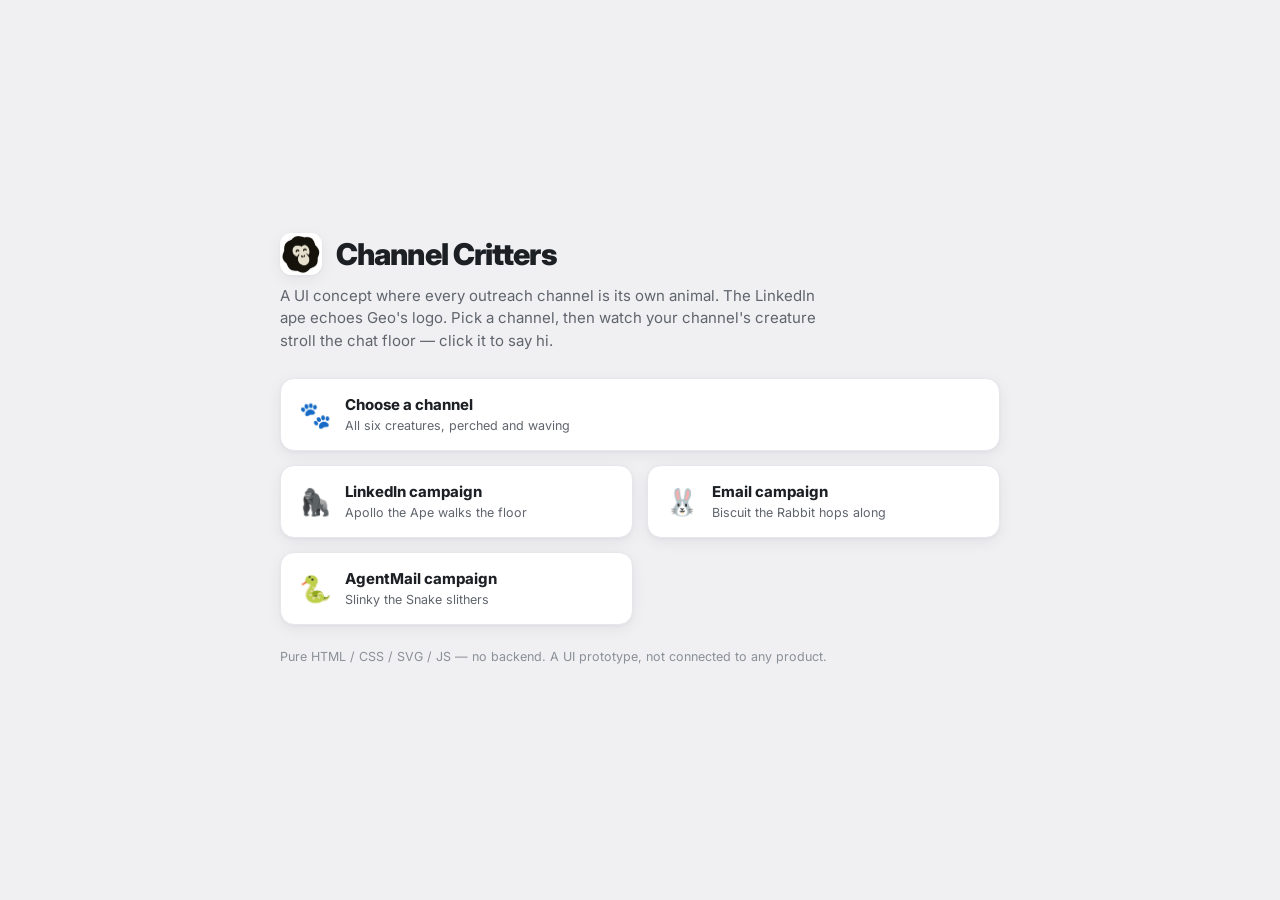
<file: index.html>
<!DOCTYPE html>
<html lang="en">
<head>
<meta charset="UTF-8"><meta name="viewport" content="width=device-width,initial-scale=1">
<title>Geodo Critters — demo</title>
<link rel="icon" href="assets/geodo-logo.png">
<link rel="preconnect" href="https://fonts.googleapis.com"><link rel="preconnect" href="https://fonts.gstatic.com" crossorigin>
<link href="https://fonts.googleapis.com/css2?family=Inter:wght@400;500;600;700;800;900&display=swap" rel="stylesheet">
<link rel="stylesheet" href="app.css">
<style>
  body{display:flex;align-items:center;justify-content:center;min-height:100vh;padding:40px 20px}
  .hub{max-width:720px;width:100%}
  .hub-head{display:flex;align-items:center;gap:14px;margin-bottom:6px}
  .hub-logo{width:42px;height:42px;border-radius:11px;overflow:hidden;background:#fff;box-shadow:var(--shadow)}
  .hub-logo img{width:100%;height:100%;object-fit:contain}
  .hub h1{font-size:30px;font-weight:850;letter-spacing:-.03em}
  .hub .lede{color:var(--ink-2);font-size:15px;line-height:1.5;margin:10px 0 26px;max-width:560px}
  .links{display:grid;grid-template-columns:1fr 1fr;gap:14px}
  .lcard{display:flex;align-items:center;gap:14px;background:#fff;border:1px solid var(--border);border-radius:14px;
    padding:16px 18px;box-shadow:var(--shadow);transition:transform .16s,box-shadow .16s}
  .lcard:hover{transform:translateY(-3px);box-shadow:var(--shadow-h)}
  .lcard .em{font-size:26px}
  .lcard b{font-size:15px;font-weight:750;display:block}
  .lcard span{font-size:12.5px;color:var(--ink-2)}
  .full{grid-column:1/-1}
  .note{margin-top:22px;font-size:12.5px;color:var(--ink-3);line-height:1.6}
</style>
</head>
<body>
  <div class="hub">
    <div class="hub-head">
      <div class="hub-logo"><img src="assets/geodo-logo.png" alt="Geo"></div>
      <h1>Channel Critters</h1>
    </div>
    <p class="lede">A UI concept where every outreach channel is its own animal. The LinkedIn ape echoes Geo's logo. Pick a channel, then watch your channel's creature stroll the chat floor — click it to say hi.</p>
    <div class="links">
      <a class="lcard full" href="channels.html"><span class="em">🐾</span><div><b>Choose a channel</b><span>All six creatures, perched and waving</span></div></a>
      <a class="lcard" href="campaign-linkedin.html"><span class="em">🦍</span><div><b>LinkedIn campaign</b><span>Apollo the Ape walks the floor</span></div></a>
      <a class="lcard" href="campaign-email.html"><span class="em">🐰</span><div><b>Email campaign</b><span>Biscuit the Rabbit hops along</span></div></a>
      <a class="lcard" href="campaign-agentmail.html"><span class="em">🐍</span><div><b>AgentMail campaign</b><span>Slinky the Snake slithers</span></div></a>
    </div>
    <p class="note">Pure HTML / CSS / SVG / JS — no backend. A UI prototype, not connected to any product.</p>
  </div>
</body>
</html>
</file>
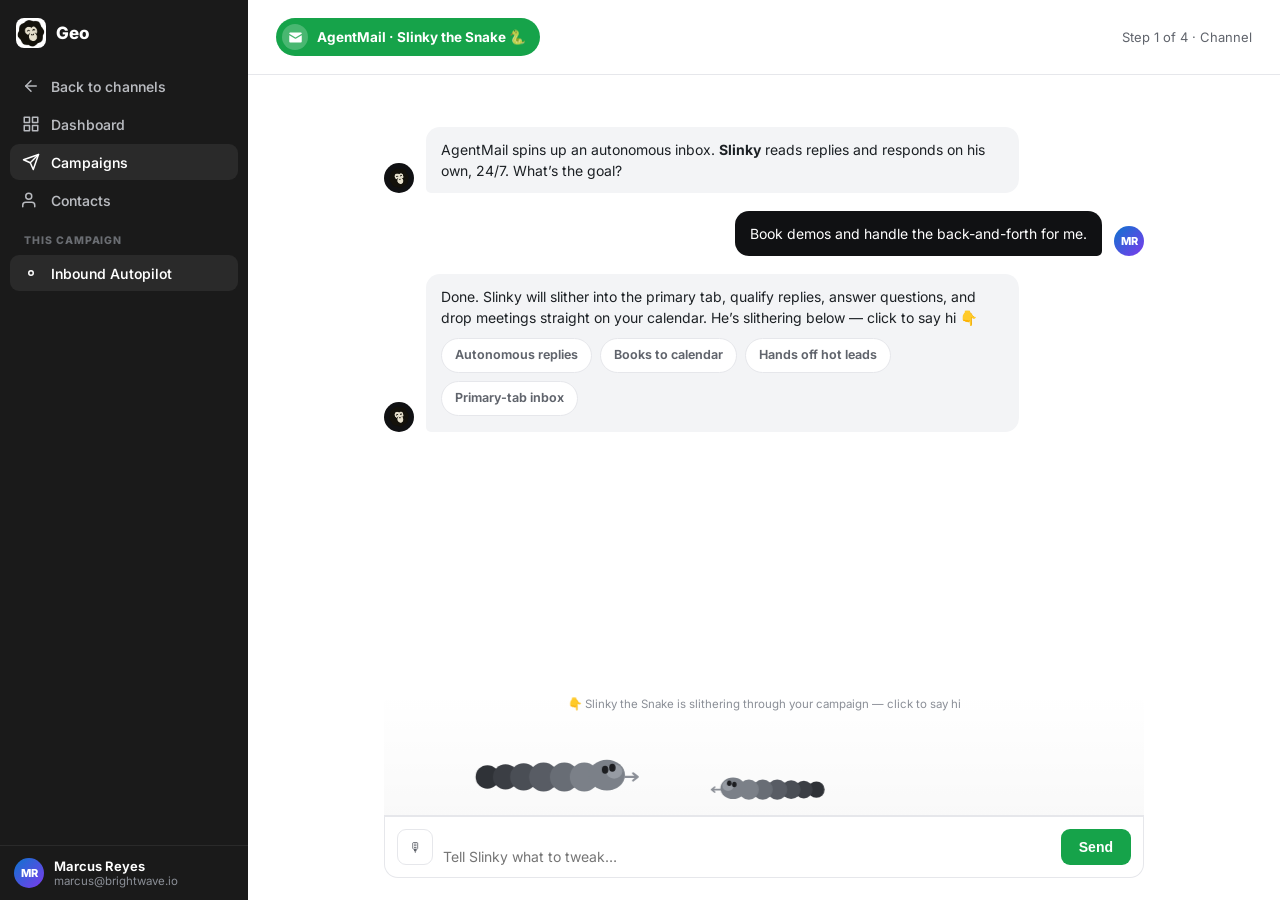
<file: campaign-agentmail.html>
<!DOCTYPE html>
<html lang="en">
<head>
<meta charset="UTF-8"><meta name="viewport" content="width=device-width,initial-scale=1">
<title>AgentMail campaign — Geodo</title>
<link rel="icon" href="assets/geodo-logo.png">
<link rel="preconnect" href="https://fonts.googleapis.com"><link rel="preconnect" href="https://fonts.gstatic.com" crossorigin>
<link href="https://fonts.googleapis.com/css2?family=Inter:wght@400;500;600;700;800;900&display=swap" rel="stylesheet">
<link rel="stylesheet" href="app.css">
</head>
<body data-channel="agentmail">
<div class="app">
  <aside class="sidebar">
    <div class="sb-top"><div class="sb-logo"><img src="assets/geodo-logo.png" alt="Geo"></div><div class="sb-brand">Geo</div></div>
    <nav class="sb-nav">
      <a class="sb-link" href="channels.html"><svg viewBox="0 0 24 24"><line x1="19" y1="12" x2="5" y2="12"/><polyline points="12 19 5 12 12 5"/></svg>Back to channels</a>
      <div class="sb-link"><svg viewBox="0 0 24 24"><rect x="3" y="3" width="7" height="7"/><rect x="14" y="3" width="7" height="7"/><rect x="14" y="14" width="7" height="7"/><rect x="3" y="14" width="7" height="7"/></svg>Dashboard</div>
      <div class="sb-link active"><svg viewBox="0 0 24 24"><line x1="22" y1="2" x2="11" y2="13"/><polygon points="22 2 15 22 11 13 2 9 22 2"/></svg>Campaigns</div>
      <div class="sb-link"><svg viewBox="0 0 24 24"><path d="M17 21v-2a4 4 0 0 0-4-4H5a4 4 0 0 0-4 4v2"/><circle cx="9" cy="7" r="4"/></svg>Contacts</div>
      <div class="sb-sec">This campaign</div>
      <div class="sb-link active"><svg viewBox="0 0 24 24"><circle cx="12" cy="12" r="3"/></svg>Inbound Autopilot</div>
    </nav>
    <div class="sb-bottom"><div class="sb-av">MR</div><div class="sb-user"><b>Marcus Reyes</b><span>marcus@brightwave.io</span></div></div>
  </aside>

  <main class="main">
    <div class="topbar">
      <span class="chan-pill" id="pill"><span class="dot"><svg viewBox="0 0 24 24"><path d="M2 5.5A1.5 1.5 0 0 1 3.5 4h17A1.5 1.5 0 0 1 22 5.5v.4l-10 6.1L2 5.9v-.4zM2 8.2V18.5A1.5 1.5 0 0 0 3.5 20h17a1.5 1.5 0 0 0 1.5-1.5V8.2l-9.48 5.78a1 1 0 0 1-1.04 0z"/></svg></span>AgentMail · Slinky the Snake 🐍</span>
      <div class="sub" style="margin-left:auto">Step 1 of 4 · Channel</div>
    </div>

    <div class="content" style="display:flex;flex-direction:column;padding-bottom:0">
      <div class="builder">
        <div class="chat" id="chat">
          <div class="msg geo"><div class="who"><img src="assets/geodo-logo.png"></div><div class="bubble">AgentMail spins up an autonomous inbox. <b>Slinky</b> reads replies and responds on his own, 24/7. What’s the goal?</div></div>
          <div class="msg me"><div class="who">MR</div><div class="bubble">Book demos and handle the back-and-forth for me.</div></div>
          <div class="msg geo"><div class="who"><img src="assets/geodo-logo.png"></div><div class="bubble">Done. Slinky will slither into the primary tab, qualify replies, answer questions, and drop meetings straight on your calendar. He’s slithering below — click to say hi 👇
            <div class="chips"><span class="chip">Autonomous replies</span><span class="chip">Books to calendar</span><span class="chip">Hands off hot leads</span><span class="chip">Primary-tab inbox</span></div>
          </div></div>
        </div>

        <div class="floor-wrap">
          <div class="critter-floor" id="floor"><div class="floor-hint">👇 Slinky the Snake is slithering through your campaign — click to say hi</div></div>
        </div>
        <div class="composer">
          <button class="mic">🎙</button>
          <textarea rows="1" placeholder="Tell Slinky what to tweak…"></textarea>
          <button class="send" id="send">Send</button>
        </div>
      </div>
    </div>
  </main>
</div>

<script src="critters.js?v=2"></script>
<script src="page-init.js?v=2"></script>
</body>
</html>
</file>
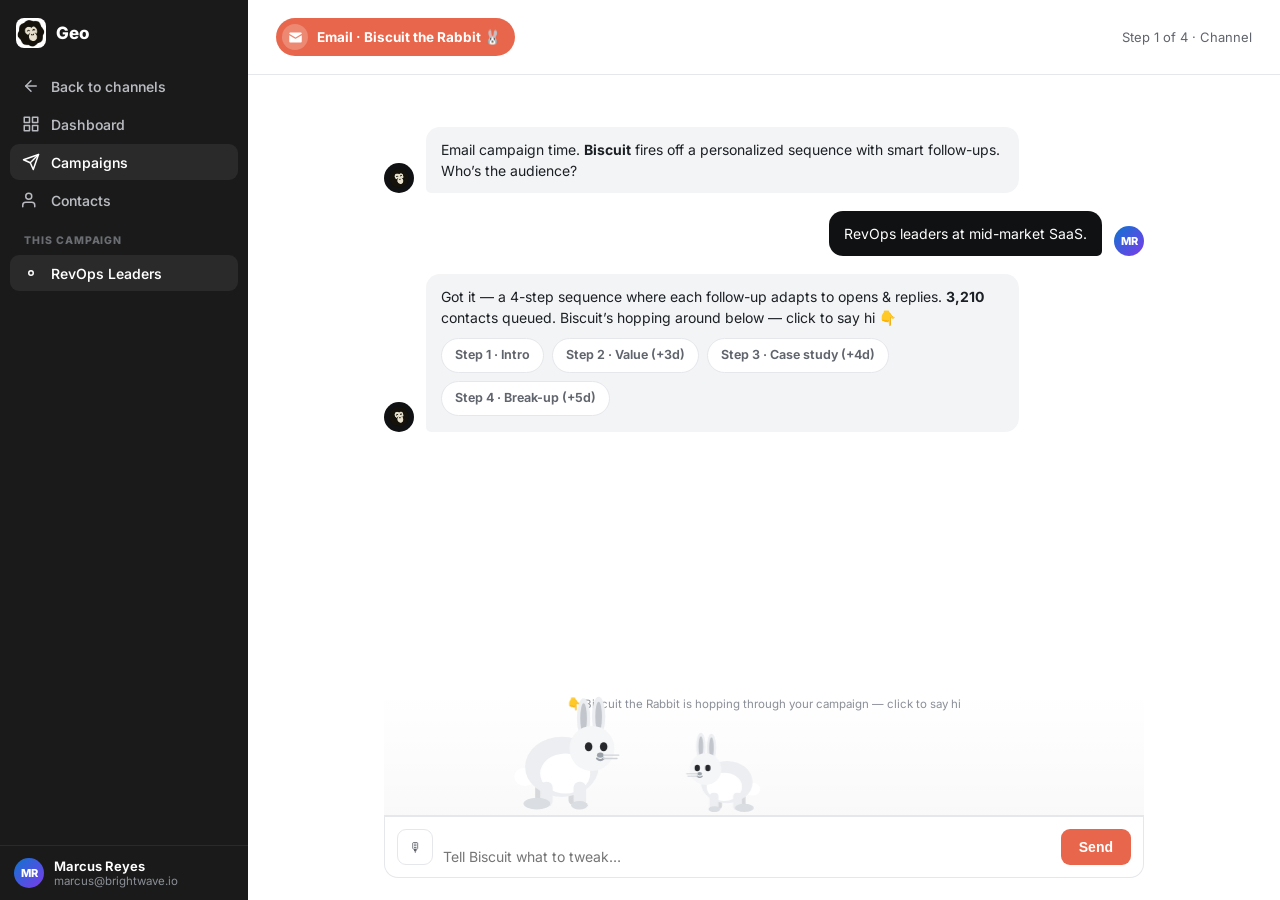
<file: campaign-email.html>
<!DOCTYPE html>
<html lang="en">
<head>
<meta charset="UTF-8"><meta name="viewport" content="width=device-width,initial-scale=1">
<title>Email campaign — Geodo</title>
<link rel="icon" href="assets/geodo-logo.png">
<link rel="preconnect" href="https://fonts.googleapis.com"><link rel="preconnect" href="https://fonts.gstatic.com" crossorigin>
<link href="https://fonts.googleapis.com/css2?family=Inter:wght@400;500;600;700;800;900&display=swap" rel="stylesheet">
<link rel="stylesheet" href="app.css">
</head>
<body data-channel="email">
<div class="app">
  <aside class="sidebar">
    <div class="sb-top"><div class="sb-logo"><img src="assets/geodo-logo.png" alt="Geo"></div><div class="sb-brand">Geo</div></div>
    <nav class="sb-nav">
      <a class="sb-link" href="channels.html"><svg viewBox="0 0 24 24"><line x1="19" y1="12" x2="5" y2="12"/><polyline points="12 19 5 12 12 5"/></svg>Back to channels</a>
      <div class="sb-link"><svg viewBox="0 0 24 24"><rect x="3" y="3" width="7" height="7"/><rect x="14" y="3" width="7" height="7"/><rect x="14" y="14" width="7" height="7"/><rect x="3" y="14" width="7" height="7"/></svg>Dashboard</div>
      <div class="sb-link active"><svg viewBox="0 0 24 24"><line x1="22" y1="2" x2="11" y2="13"/><polygon points="22 2 15 22 11 13 2 9 22 2"/></svg>Campaigns</div>
      <div class="sb-link"><svg viewBox="0 0 24 24"><path d="M17 21v-2a4 4 0 0 0-4-4H5a4 4 0 0 0-4 4v2"/><circle cx="9" cy="7" r="4"/></svg>Contacts</div>
      <div class="sb-sec">This campaign</div>
      <div class="sb-link active"><svg viewBox="0 0 24 24"><circle cx="12" cy="12" r="3"/></svg>RevOps Leaders</div>
    </nav>
    <div class="sb-bottom"><div class="sb-av">MR</div><div class="sb-user"><b>Marcus Reyes</b><span>marcus@brightwave.io</span></div></div>
  </aside>

  <main class="main">
    <div class="topbar">
      <span class="chan-pill" id="pill"><span class="dot"><svg viewBox="0 0 24 24"><path d="M2 5.5A1.5 1.5 0 0 1 3.5 4h17A1.5 1.5 0 0 1 22 5.5v.4l-10 6.1L2 5.9v-.4zM2 8.2V18.5A1.5 1.5 0 0 0 3.5 20h17a1.5 1.5 0 0 0 1.5-1.5V8.2l-9.48 5.78a1 1 0 0 1-1.04 0z"/></svg></span>Email · Biscuit the Rabbit 🐰</span>
      <div class="sub" style="margin-left:auto">Step 1 of 4 · Channel</div>
    </div>

    <div class="content" style="display:flex;flex-direction:column;padding-bottom:0">
      <div class="builder">
        <div class="chat" id="chat">
          <div class="msg geo"><div class="who"><img src="assets/geodo-logo.png"></div><div class="bubble">Email campaign time. <b>Biscuit</b> fires off a personalized sequence with smart follow-ups. Who’s the audience?</div></div>
          <div class="msg me"><div class="who">MR</div><div class="bubble">RevOps leaders at mid-market SaaS.</div></div>
          <div class="msg geo"><div class="who"><img src="assets/geodo-logo.png"></div><div class="bubble">Got it — a 4-step sequence where each follow-up adapts to opens &amp; replies. <b>3,210</b> contacts queued. Biscuit’s hopping around below — click to say hi 👇
            <div class="chips"><span class="chip">Step 1 · Intro</span><span class="chip">Step 2 · Value (+3d)</span><span class="chip">Step 3 · Case study (+4d)</span><span class="chip">Step 4 · Break-up (+5d)</span></div>
          </div></div>
        </div>

        <div class="floor-wrap">
          <div class="critter-floor" id="floor"><div class="floor-hint">👇 Biscuit the Rabbit is hopping through your campaign — click to say hi</div></div>
        </div>
        <div class="composer">
          <button class="mic">🎙</button>
          <textarea rows="1" placeholder="Tell Biscuit what to tweak…"></textarea>
          <button class="send" id="send">Send</button>
        </div>
      </div>
    </div>
  </main>
</div>

<script src="critters.js?v=2"></script>
<script src="page-init.js?v=2"></script>
</body>
</html>
</file>
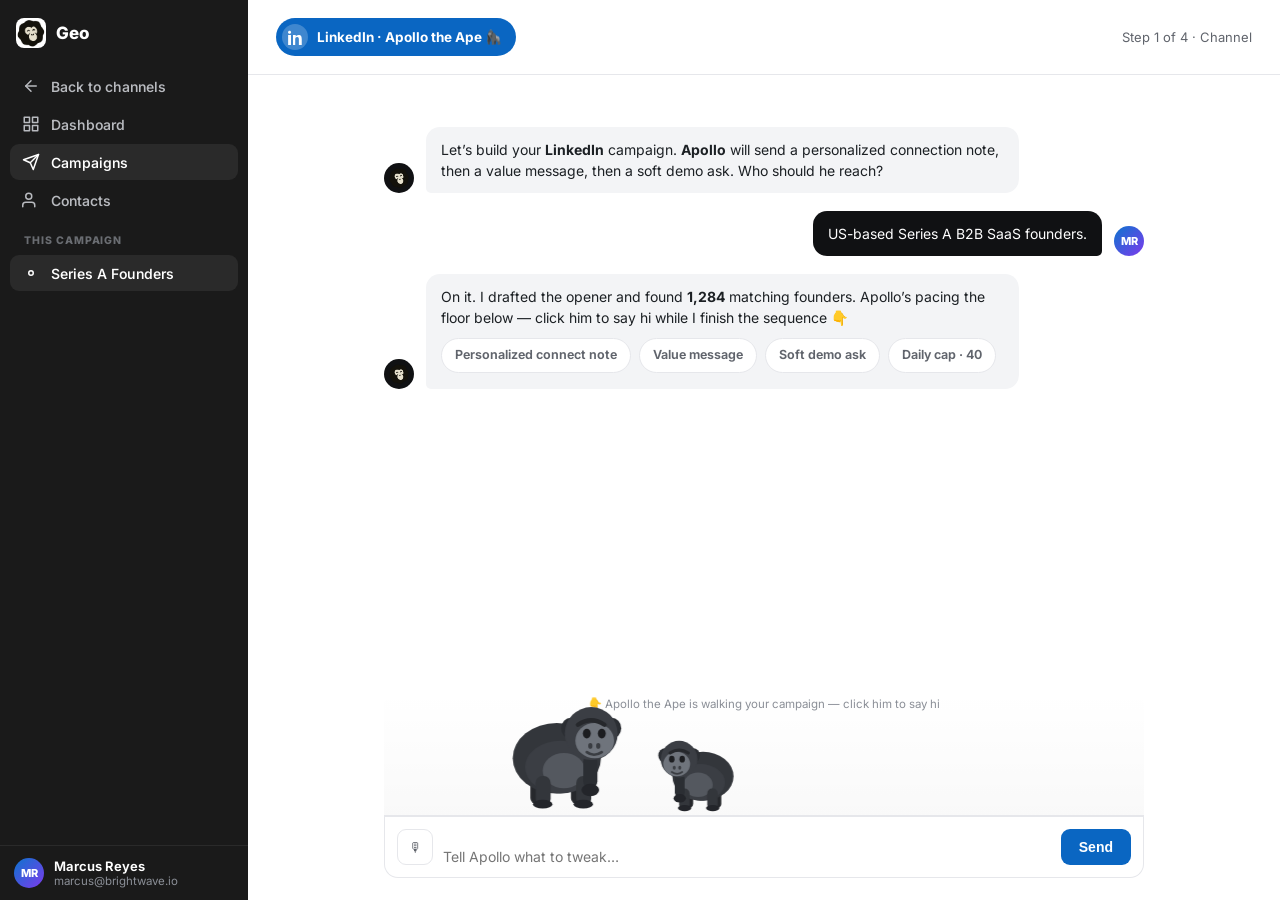
<file: campaign-linkedin.html>
<!DOCTYPE html>
<html lang="en">
<head>
<meta charset="UTF-8"><meta name="viewport" content="width=device-width,initial-scale=1">
<title>LinkedIn campaign — Geodo</title>
<link rel="icon" href="assets/geodo-logo.png">
<link rel="preconnect" href="https://fonts.googleapis.com"><link rel="preconnect" href="https://fonts.gstatic.com" crossorigin>
<link href="https://fonts.googleapis.com/css2?family=Inter:wght@400;500;600;700;800;900&display=swap" rel="stylesheet">
<link rel="stylesheet" href="app.css">
</head>
<body data-channel="linkedin">
<div class="app">
  <aside class="sidebar">
    <div class="sb-top"><div class="sb-logo"><img src="assets/geodo-logo.png" alt="Geo"></div><div class="sb-brand">Geo</div></div>
    <nav class="sb-nav">
      <a class="sb-link" href="channels.html"><svg viewBox="0 0 24 24"><line x1="19" y1="12" x2="5" y2="12"/><polyline points="12 19 5 12 12 5"/></svg>Back to channels</a>
      <div class="sb-link"><svg viewBox="0 0 24 24"><rect x="3" y="3" width="7" height="7"/><rect x="14" y="3" width="7" height="7"/><rect x="14" y="14" width="7" height="7"/><rect x="3" y="14" width="7" height="7"/></svg>Dashboard</div>
      <div class="sb-link active"><svg viewBox="0 0 24 24"><line x1="22" y1="2" x2="11" y2="13"/><polygon points="22 2 15 22 11 13 2 9 22 2"/></svg>Campaigns</div>
      <div class="sb-link"><svg viewBox="0 0 24 24"><path d="M17 21v-2a4 4 0 0 0-4-4H5a4 4 0 0 0-4 4v2"/><circle cx="9" cy="7" r="4"/></svg>Contacts</div>
      <div class="sb-sec">This campaign</div>
      <div class="sb-link active"><svg viewBox="0 0 24 24"><circle cx="12" cy="12" r="3"/></svg>Series A Founders</div>
    </nav>
    <div class="sb-bottom"><div class="sb-av">MR</div><div class="sb-user"><b>Marcus Reyes</b><span>marcus@brightwave.io</span></div></div>
  </aside>

  <main class="main">
    <div class="topbar">
      <span class="chan-pill" id="pill"><span class="dot"><svg viewBox="0 0 24 24"><path d="M4.98 3.5C4.98 4.88 3.87 6 2.5 6S0 4.88 0 3.5 1.12 1 2.5 1s2.48 1.12 2.48 2.5zM.2 8h4.6v16H.2zM8 8h4.4v2.2h.06c.62-1.16 2.13-2.4 4.39-2.4 4.7 0 5.15 3.04 5.15 7v9.2H17.4v-8.16c0-1.95-.04-4.45-2.72-4.45-2.72 0-3.14 2.12-3.14 4.31V24H8z"/></svg></span>LinkedIn · Apollo the Ape 🦍</span>
      <div class="sub" style="margin-left:auto">Step 1 of 4 · Channel</div>
    </div>

    <div class="content" style="display:flex;flex-direction:column;padding-bottom:0">
      <div class="builder">
        <div class="chat" id="chat">
          <div class="msg geo"><div class="who"><img src="assets/geodo-logo.png"></div><div class="bubble">Let’s build your <b>LinkedIn</b> campaign. <b>Apollo</b> will send a personalized connection note, then a value message, then a soft demo ask. Who should he reach?</div></div>
          <div class="msg me"><div class="who">MR</div><div class="bubble">US-based Series A B2B SaaS founders.</div></div>
          <div class="msg geo"><div class="who"><img src="assets/geodo-logo.png"></div><div class="bubble">On it. I drafted the opener and found <b>1,284</b> matching founders. Apollo’s pacing the floor below — click him to say hi while I finish the sequence 👇
            <div class="chips"><span class="chip">Personalized connect note</span><span class="chip">Value message</span><span class="chip">Soft demo ask</span><span class="chip">Daily cap · 40</span></div>
          </div></div>
        </div>

        <div class="floor-wrap">
          <div class="critter-floor" id="floor"><div class="floor-hint">👇 Apollo the Ape is walking your campaign — click him to say hi</div></div>
        </div>
        <div class="composer">
          <button class="mic">🎙</button>
          <textarea rows="1" placeholder="Tell Apollo what to tweak…"></textarea>
          <button class="send" id="send">Send</button>
        </div>
      </div>
    </div>
  </main>
</div>

<script src="critters.js?v=2"></script>
<script src="page-init.js?v=2"></script>
</body>
</html>
</file>
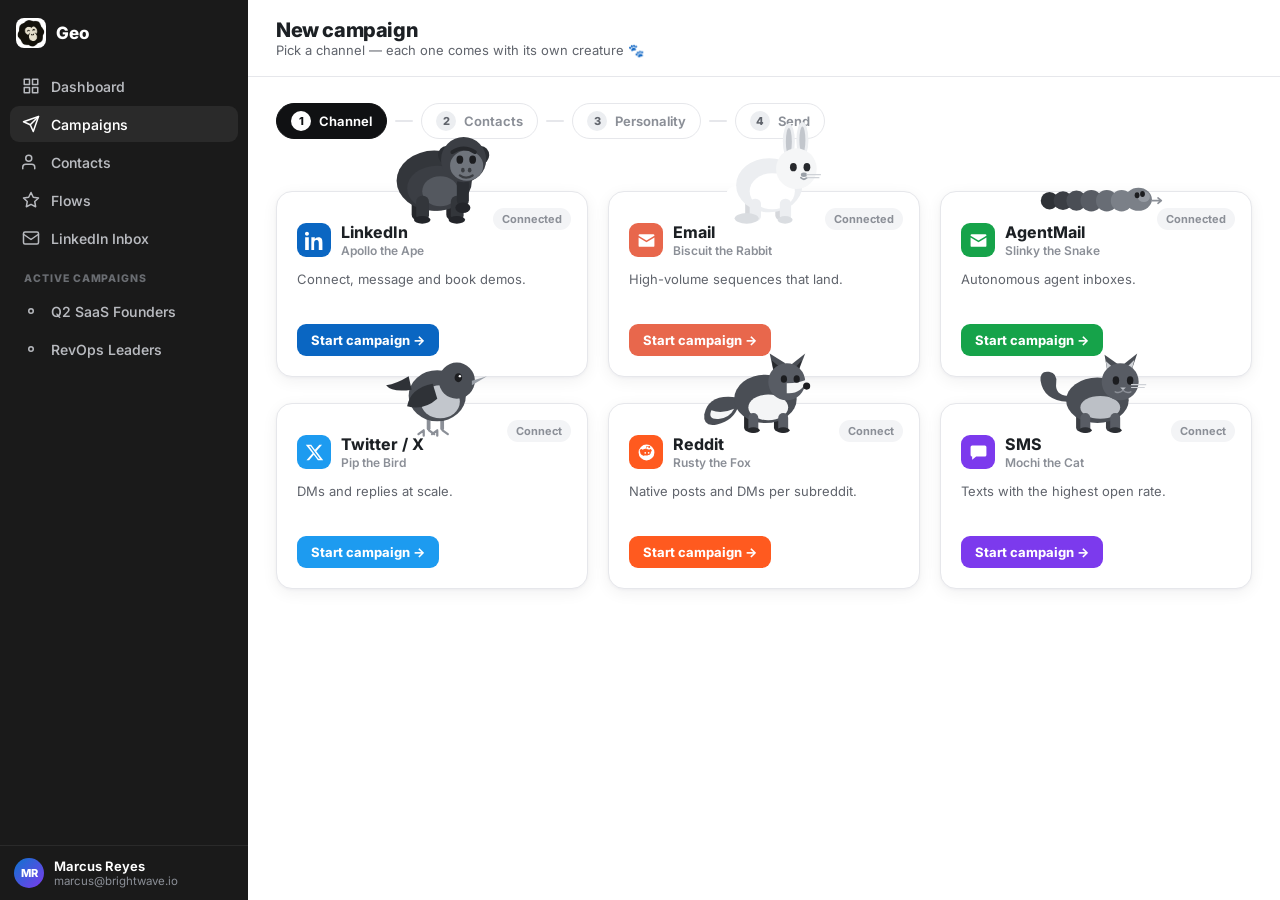
<file: channels.html>
<!DOCTYPE html>
<html lang="en">
<head>
<meta charset="UTF-8"><meta name="viewport" content="width=device-width,initial-scale=1">
<title>New campaign · Choose a channel — Geodo</title>
<link rel="icon" href="assets/geodo-logo.png">
<link rel="preconnect" href="https://fonts.googleapis.com"><link rel="preconnect" href="https://fonts.gstatic.com" crossorigin>
<link href="https://fonts.googleapis.com/css2?family=Inter:wght@400;500;600;700;800;900&display=swap" rel="stylesheet">
<link rel="stylesheet" href="app.css">
</head>
<body data-mode="channels">
<div class="app">
  <aside class="sidebar">
    <div class="sb-top"><div class="sb-logo"><img src="assets/geodo-logo.png" alt="Geo"></div><div class="sb-brand">Geo</div></div>
    <nav class="sb-nav">
      <div class="sb-link"><svg viewBox="0 0 24 24"><rect x="3" y="3" width="7" height="7"/><rect x="14" y="3" width="7" height="7"/><rect x="14" y="14" width="7" height="7"/><rect x="3" y="14" width="7" height="7"/></svg>Dashboard</div>
      <div class="sb-link active"><svg viewBox="0 0 24 24"><line x1="22" y1="2" x2="11" y2="13"/><polygon points="22 2 15 22 11 13 2 9 22 2"/></svg>Campaigns</div>
      <div class="sb-link"><svg viewBox="0 0 24 24"><path d="M17 21v-2a4 4 0 0 0-4-4H5a4 4 0 0 0-4 4v2"/><circle cx="9" cy="7" r="4"/></svg>Contacts</div>
      <div class="sb-link"><svg viewBox="0 0 24 24"><polygon points="12 2 15 8.3 22 9.3 17 14.1 18.2 21 12 17.8 5.8 21 7 14.1 2 9.3 8.9 8.3 12 2"/></svg>Flows</div>
      <div class="sb-link"><svg viewBox="0 0 24 24"><rect x="2" y="4" width="20" height="16" rx="2"/><path d="M22 7l-10 7L2 7"/></svg>LinkedIn Inbox</div>
      <div class="sb-sec">Active campaigns</div>
      <div class="sb-link"><svg viewBox="0 0 24 24"><circle cx="12" cy="12" r="3"/></svg>Q2 SaaS Founders</div>
      <div class="sb-link"><svg viewBox="0 0 24 24"><circle cx="12" cy="12" r="3"/></svg>RevOps Leaders</div>
    </nav>
    <div class="sb-bottom"><div class="sb-av">MR</div><div class="sb-user"><b>Marcus Reyes</b><span>marcus@brightwave.io</span></div></div>
  </aside>

  <main class="main">
    <div class="topbar">
      <div><h1>New campaign</h1><div class="sub">Pick a channel — each one comes with its own creature 🐾</div></div>
    </div>
    <div class="content">
      <div class="stepper">
        <div class="step active"><span class="num">1</span> Channel</div><div class="step-sep"></div>
        <div class="step"><span class="num">2</span> Contacts</div><div class="step-sep"></div>
        <div class="step"><span class="num">3</span> Personality</div><div class="step-sep"></div>
        <div class="step"><span class="num">4</span> Send</div>
      </div>
      <div class="grid" id="grid"></div>
    </div>
  </main>
</div>

<script src="critters.js?v=2"></script>
<script src="page-init.js?v=2"></script>
</body>
</html>
</file>
<file: app.css>
/* ═══ Geodo Critters demo — shared chrome + critter animation ═══ */
:root{
  --bg:#f0f0f3; --surface:#fff; --ink:#1c2024; --ink-2:#60646c; --ink-3:#8b8f97;
  --border:#e6e7eb; --sidebar:#1a1a1a; --sidebar-2:#2a2a2a;
  --radius:16px; --shadow:rgba(17,24,39,.06) 0 4px 16px, rgba(17,24,39,.04) 0 1px 3px;
  --shadow-h:rgba(17,24,39,.12) 0 18px 44px, rgba(17,24,39,.08) 0 3px 10px;
  --font:'Inter',-apple-system,BlinkMacSystemFont,system-ui,sans-serif;
}
*{margin:0;padding:0;box-sizing:border-box}
html,body{height:100%}
body{font-family:var(--font);background:var(--bg);color:var(--ink);-webkit-font-smoothing:antialiased}
a{color:inherit;text-decoration:none}

/* ── Layout ── */
.app{display:flex;height:100vh;width:100vw;overflow:hidden}
.sidebar{width:248px;min-width:248px;background:var(--sidebar);color:#e0e0e0;display:flex;flex-direction:column;flex-shrink:0}
.sb-top{display:flex;align-items:center;gap:10px;padding:18px 16px 14px}
.sb-logo{width:30px;height:30px;border-radius:8px;overflow:hidden;background:#fff;flex-shrink:0}
.sb-logo img{width:100%;height:100%;object-fit:contain}
.sb-brand{font-weight:800;font-size:17px;color:#fff}
.sb-nav{padding:6px 10px;display:flex;flex-direction:column;gap:2px;flex:1;overflow:auto}
.sb-link{display:flex;align-items:center;gap:11px;padding:9px 12px;border-radius:9px;color:#b8babf;font-size:14px;font-weight:550;cursor:pointer;transition:.15s}
.sb-link svg{width:18px;height:18px;stroke:currentColor;fill:none;stroke-width:2;stroke-linecap:round;stroke-linejoin:round}
.sb-link:hover{background:#242424;color:#fff}
.sb-link.active{background:var(--sidebar-2);color:#fff}
.sb-sec{font-size:10.5px;font-weight:800;letter-spacing:.09em;text-transform:uppercase;color:#6a6d72;padding:14px 14px 6px}
.sb-bottom{margin-top:auto;border-top:1px solid #2a2a2a;padding:12px 14px;display:flex;align-items:center;gap:10px}
.sb-av{width:30px;height:30px;border-radius:50%;background:linear-gradient(135deg,#0d74ce,#7c3aed);color:#fff;display:flex;align-items:center;justify-content:center;font-size:11px;font-weight:800}
.sb-user{min-width:0}
.sb-user b{display:block;font-size:13px;color:#fff;font-weight:650}
.sb-user span{display:block;font-size:11.5px;color:#8b8f97;overflow:hidden;text-overflow:ellipsis;white-space:nowrap}

.main{flex:1;display:flex;flex-direction:column;overflow:hidden;background:var(--surface)}
.topbar{display:flex;align-items:center;gap:14px;padding:18px 28px;border-bottom:1px solid var(--border)}
.topbar h1{font-size:20px;font-weight:800;letter-spacing:-.02em}
.topbar .sub{font-size:13px;color:var(--ink-2)}
.content{flex:1;overflow:auto;padding:26px 28px 0}

/* ── Stepper ── */
.stepper{display:flex;align-items:center;gap:8px;margin-bottom:22px}
.step{display:flex;align-items:center;gap:8px;background:#fff;border:1px solid var(--border);border-radius:9999px;padding:7px 14px;font-size:13px;font-weight:650;color:var(--ink-3)}
.step .num{width:20px;height:20px;border-radius:50%;background:#eceef1;color:var(--ink-2);display:flex;align-items:center;justify-content:center;font-size:11px;font-weight:800}
.step.active{background:#101113;border-color:#101113;color:#fff}
.step.active .num{background:#fff;color:#101113}
.step.done{color:#16a34a;border-color:#bbf0cd;background:#f0fdf4}
.step.done .num{background:#16a34a;color:#fff}
.step-sep{width:18px;height:2px;background:var(--border);border-radius:2px}

/* ── Channel grid ── */
.grid{display:grid;grid-template-columns:repeat(auto-fill,minmax(248px,1fr));gap:26px 20px;padding-top:30px;padding-bottom:48px}
.chan-card{position:relative;background:var(--surface);border:1px solid var(--border);border-radius:var(--radius);padding:22px 20px 20px;box-shadow:var(--shadow);transition:transform .18s ease,box-shadow .18s ease,border-color .18s;cursor:pointer;overflow:visible}
.chan-card:hover{transform:translateY(-4px);box-shadow:var(--shadow-h)}
.chan-perch{position:absolute;top:-58px;left:50%;transform:translateX(-50%);width:128px;height:96px;display:flex;align-items:flex-end;justify-content:center;pointer-events:auto;z-index:2}
.chan-head{display:flex;align-items:center;gap:10px;margin-top:8px}
.chan-badge{width:34px;height:34px;border-radius:9px;display:flex;align-items:center;justify-content:center;color:#fff;flex-shrink:0}
.chan-badge svg{width:19px;height:19px;fill:#fff}
.chan-card h3{font-size:16px;font-weight:750}
.chan-card .mascot{font-size:12px;font-weight:600;color:var(--ink-3);margin-top:1px}
.chan-card p{font-size:13px;color:var(--ink-2);line-height:1.45;margin:12px 0 16px;min-height:38px}
.chan-go{display:inline-flex;align-items:center;gap:6px;font-size:13px;font-weight:750;padding:8px 14px;border-radius:9px;color:#fff}
.chan-meta{position:absolute;top:16px;right:16px;font-size:11px;font-weight:700;color:var(--ink-3);background:#f3f4f6;border-radius:9999px;padding:4px 9px}

/* ── Campaign builder (chat) ── */
.builder{display:flex;flex-direction:column;height:100%}
.chan-pill{display:inline-flex;align-items:center;gap:9px;padding:6px 14px 6px 6px;border-radius:9999px;color:#fff;font-weight:700;font-size:13.5px}
.chan-pill .dot{width:26px;height:26px;border-radius:9999px;background:rgba(255,255,255,.22);display:flex;align-items:center;justify-content:center}
.chan-pill .dot svg{width:15px;height:15px;fill:#fff}
.chat{flex:1;overflow:auto;padding:8px 0 6px;max-width:760px;margin:0 auto;width:100%}
.msg{display:flex;gap:12px;margin:18px 0;align-items:flex-end}
.msg .who{width:30px;height:30px;border-radius:50%;flex-shrink:0;display:flex;align-items:center;justify-content:center;font-size:11px;font-weight:800;overflow:hidden}
.msg .who img{width:100%;height:100%;object-fit:cover}
.bubble{padding:12px 15px;border-radius:14px;font-size:14px;line-height:1.5;max-width:78%}
.msg.geo .who{background:#101113}
.msg.geo .who img{padding:4px}
.msg.geo .bubble{background:#f3f4f6;color:#1c2024;border-bottom-left-radius:5px}
.msg.me{flex-direction:row-reverse}
.msg.me .who{background:linear-gradient(135deg,#0d74ce,#7c3aed);color:#fff}
.msg.me .bubble{background:#101113;color:#fff;border-bottom-right-radius:5px}
.chips{display:flex;flex-wrap:wrap;gap:8px;margin:10px 0 4px}
.chip{font-size:12.5px;font-weight:650;border:1px solid var(--border);border-radius:9999px;padding:7px 13px;background:#fff;color:var(--ink-2)}

/* ── Critter floor above composer ── */
.floor-wrap{max-width:760px;margin:0 auto;width:100%}
.critter-floor{position:relative;height:128px;border-radius:14px 14px 0 0;
  background:linear-gradient(180deg,transparent,rgba(0,0,0,.025));overflow:hidden}
.critter-floor::after{content:"";position:absolute;left:0;right:0;bottom:0;height:2px;background:var(--border)}
.floor-hint{position:absolute;top:8px;left:0;right:0;text-align:center;font-size:11.5px;color:var(--ink-3);pointer-events:none}
.composer{max-width:760px;margin:0 auto 22px;width:100%;display:flex;gap:10px;align-items:flex-end;
  border:1px solid var(--border);border-top:0;border-radius:0 0 14px 14px;padding:12px;background:#fff}
.composer textarea{flex:1;border:0;resize:none;font:inherit;font-size:14px;outline:none;max-height:90px}
.composer .mic{width:36px;height:36px;border-radius:9px;border:1px solid var(--border);background:#fff;color:var(--ink-2);cursor:pointer}
.composer .send{padding:10px 18px;border-radius:9px;border:0;color:#fff;font-weight:700;font-size:14px;cursor:pointer}

/* ═══════════ CRITTER ANIMATION ═══════════ */
.critter-wrap{position:absolute;bottom:0;left:0;will-change:transform}
.critter-hop{transform-origin:bottom center}
.critter{width:100%;cursor:pointer;user-select:none}
.bust.critter{width:100%}
.c-svg{width:100%;height:auto;display:block;overflow:visible}
.critter.face-left .c-svg{transform:scaleX(-1)}

/* animated parts pivot around their own box */
.leg,.arm,.ear,.tail,.wing,.eye,.seg{transform-box:fill-box}
.leg{transform-origin:50% 12%}
.arm{transform-origin:50% 12%}
.ear{transform-origin:50% 92%}
.tail{transform-origin:88% 55%}
.wing{transform-origin:78% 30%}
.eye{transform-origin:50% 50%}

/* eyes blink always */
.eye{animation:c-blink 4.2s infinite}
.critter:nth-of-type(odd) .eye{animation-delay:.8s}
@keyframes c-blink{0%,93%,100%{transform:scaleY(1)}96.5%{transform:scaleY(.12)}}

/* walking gait — diagonal leg pairs */
.critter.moving .leg-fn,.critter.moving .leg-bf{animation:c-legA .46s infinite ease-in-out}
.critter.moving .leg-ff,.critter.moving .leg-bn,.critter.moving .arm{animation:c-legB .46s infinite ease-in-out}
.critter.moving .c-body{animation:c-bob .46s infinite ease-in-out}
.critter.moving .tail{animation:c-sway .62s infinite ease-in-out}
@keyframes c-legA{0%,100%{transform:rotate(22deg)}50%{transform:rotate(-22deg)}}
@keyframes c-legB{0%,100%{transform:rotate(-22deg)}50%{transform:rotate(22deg)}}
@keyframes c-bob{0%,100%{transform:translateY(0)}50%{transform:translateY(-3px)}}
@keyframes c-sway{0%,100%{transform:rotate(-9deg)}50%{transform:rotate(10deg)}}

/* snake slither (no legs) — travelling wave across segments */
.critter.moving.gait-slither .seg{animation:c-slither .9s infinite ease-in-out;animation-delay:calc(var(--i) * -0.11s)}
@keyframes c-slither{0%,100%{transform:translateY(-5px)}50%{transform:translateY(5px)}}
.snake .tongue{transform-box:fill-box;transform-origin:0% 50%;animation:c-tongue 1.4s infinite}
@keyframes c-tongue{0%,82%,100%{transform:scaleX(.3);opacity:0}86%,95%{transform:scaleX(1);opacity:1}}

/* bird hop while moving */
.critter-hop.hopping{animation:c-hop .5s infinite ease-in-out}
@keyframes c-hop{0%,100%{transform:translateY(0)}42%{transform:translateY(-15px)}}

/* click → jump */
.critter-hop.jump{animation:c-jump .6s ease}
@keyframes c-jump{0%{transform:translateY(0)}28%{transform:translateY(-28px)}52%{transform:translateY(0)}72%{transform:translateY(-9px)}100%{transform:translateY(0)}}

/* speech bubble */
.critter-say{position:absolute;left:50%;bottom:calc(100% - 6px);transform:translate(-50%,8px) scale(.9);
  background:#101113;color:#fff;font-size:12.5px;font-weight:600;line-height:1.35;padding:8px 12px;border-radius:12px;
  white-space:nowrap;box-shadow:var(--shadow);opacity:0;transition:.26s cubic-bezier(.2,.9,.3,1.3);pointer-events:none;z-index:5}
.critter-say::after{content:"";position:absolute;top:100%;left:50%;transform:translateX(-50%);border:7px solid transparent;border-top-color:#101113}
.critter-say.show{opacity:1;transform:translate(-50%,0) scale(1)}

/* ── busts on channel cards: idle bob + blink, wave on hover ── */
.bust .c-body{transform-origin:bottom center}
.critter.idle .c-body{animation:c-bobIdle 2.6s infinite ease-in-out}
.critter.idle .tail{animation:c-sway 1.8s infinite ease-in-out}
.critter.idle.gait-slither .seg{animation:c-slither 1.6s infinite ease-in-out;animation-delay:calc(var(--i) * -0.16s)}
.critter.idle .wing{animation:c-flap 1.3s infinite ease-in-out}
@keyframes c-bobIdle{0%,100%{transform:translateY(0)}50%{transform:translateY(-4px)}}
@keyframes c-flap{0%,100%{transform:rotate(0)}50%{transform:rotate(-20deg)}}
.critter.wave{animation:c-waveHop .6s ease}
.critter.wave .arm,.critter.wave .ear{animation:c-armWave .6s ease}
@keyframes c-waveHop{0%{transform:translateY(0) rotate(0)}28%{transform:translateY(-12px) rotate(-4deg)}60%{transform:translateY(0) rotate(3deg)}100%{transform:translateY(0)}}
@keyframes c-armWave{0%,100%{transform:rotate(0)}50%{transform:rotate(-32deg)}}

@media (prefers-reduced-motion:reduce){.critter *,.critter-hop{animation:none!important}}
</file>
